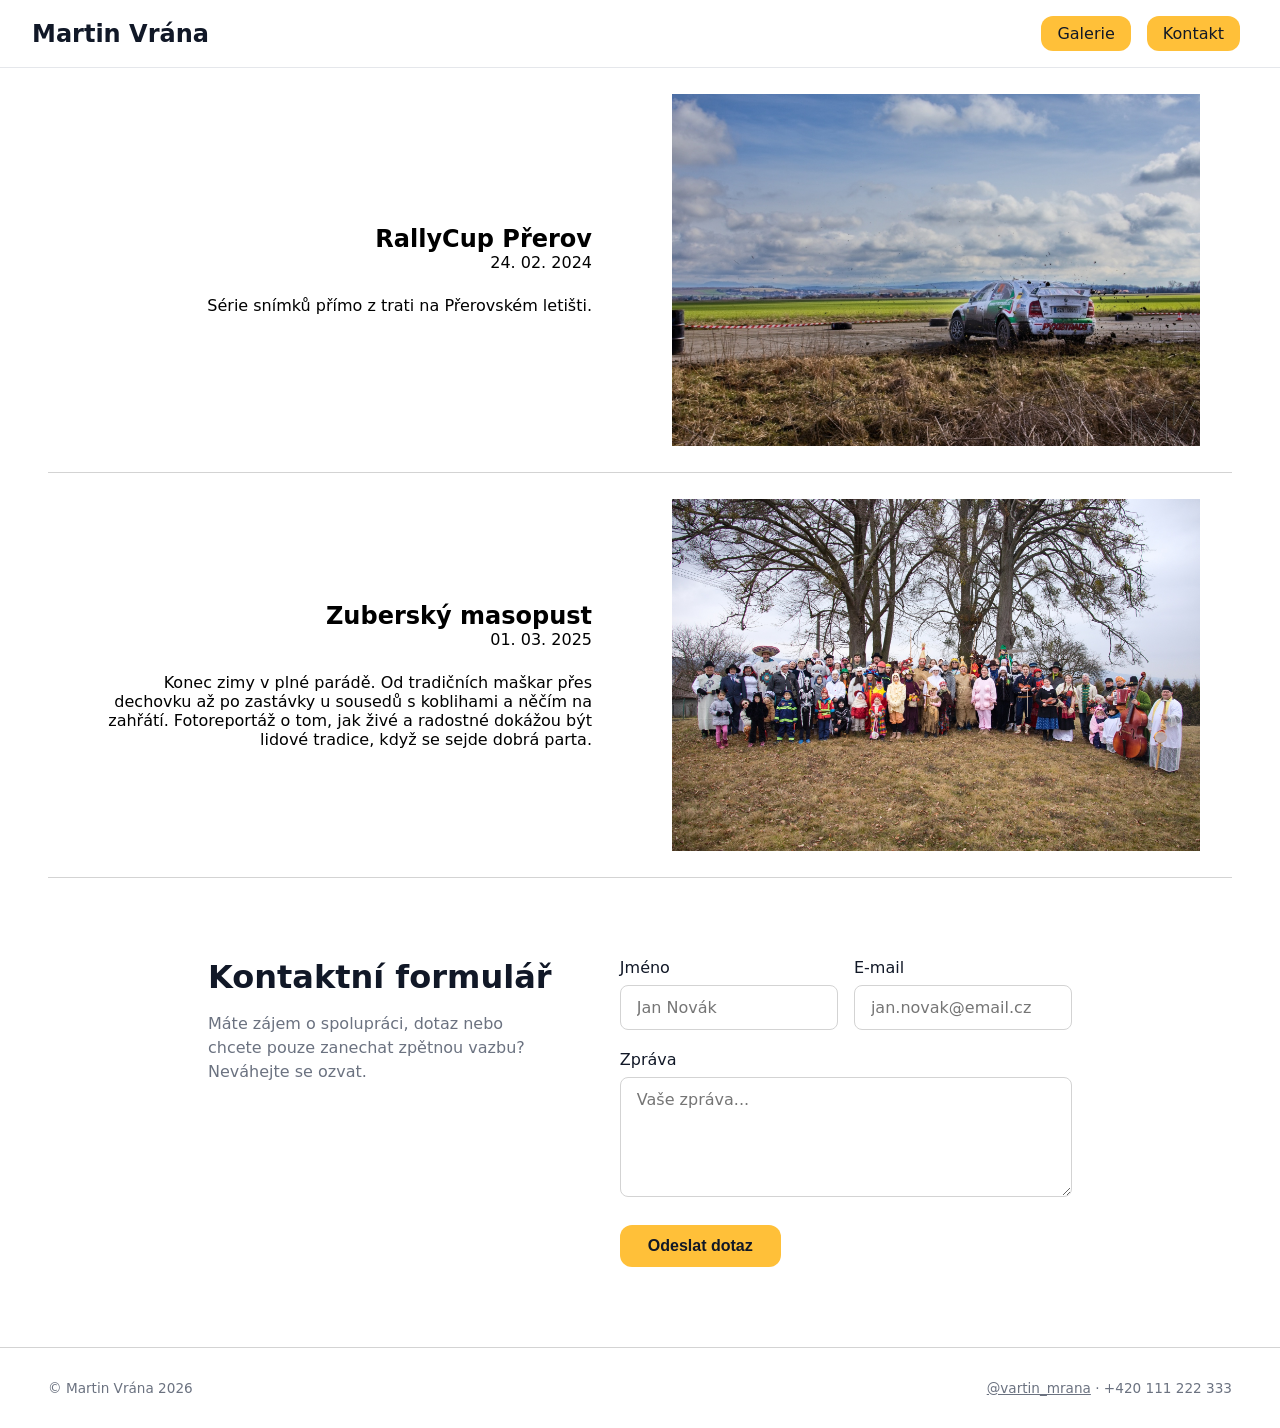
<file: index.html>
<!DOCTYPE html>
<html lang="cs">

<head>
  <meta charset="UTF-8">
  <meta name="viewport" content="width=device-width, initial-scale=1.0">
  <meta name="description" content="Portfolio fotografa Martina Vrány">
  <title>Martin Vrána | Portfolio</title>
  <link rel="stylesheet" href="css/style.css">
  <script src="js/main.js" defer></script>
</head>

<body>
  <header class="site-header">
    <h1 class="site-title"><a href="index.html" class="site-logo">Martin Vrána</a></h1>
    <nav class="nav-links" aria-label="Hlavní navigace">
      <a href="galerie.html">Galerie</a>
      <a href="#poptavka">Kontakt</a>
    </nav>
  </header>

  <main class="portfolio">
    <article class="portfolio-item">
      <div class="item-description">
        <h2>RallyCup Přerov</h2>
        <p class="date">24. 02. 2024</p>
        <p class="description">Série snímků přímo z trati na Přerovském letišti.</p>
      </div>
      <div class="image-container">
        <img src="img/Prerov/MV_PrerovRally_24.2.24_029.jpg" alt="RallyCup Přerov – závodní vůz na trati letiště">
      </div>
    </article>

    <article class="portfolio-item">
      <div class="item-description">
        <h2>Zuberský masopust</h2>
        <p class="date">01. 03. 2025</p>
        <p class="description">Konec zimy v plné parádě. Od tradičních maškar přes dechovku až po zastávky u sousedů s koblihami a něčím na zahřátí. Fotoreportáž o tom, jak živé a radostné dokážou být lidové tradice, když se sejde dobrá parta.</p>
      </div>
      <div class="image-container">
        <img src="img/Masopust/MV_MasopustZubri_1.3.2025_0004.jpg" alt="Zuberský masopust – tradiční maškarní průvod">
      </div>
    </article>
  </main>

  <section id="poptavka" class="contact-section" aria-labelledby="formTitle">
    <div class="contact-header">
      <h2 id="formTitle">Kontaktní formulář</h2>
      <p>Máte zájem o spolupráci, dotaz nebo chcete pouze zanechat zpětnou vazbu? Neváhejte se ozvat.</p>
    </div>

    <form id="contactForm" novalidate aria-labelledby="formTitle">
      <div class="form-row">
        <div class="form-group">
          <label for="name">Jméno</label>
          <input type="text" id="name" name="name" required placeholder="Jan Novák" autocomplete="name" aria-required="true">
        </div>

        <div class="form-group">
          <label for="email">E-mail</label>
          <input type="email" id="email" name="email" required placeholder="jan.novak@email.cz" autocomplete="email" aria-required="true">
        </div>
      </div>

      <div class="form-group">
        <label for="message">Zpráva</label>
        <textarea id="message" name="message" rows="4" required placeholder="Vaše zpráva..." aria-required="true"></textarea>
      </div>

      <button type="submit">Odeslat dotaz</button>

      <!-- Zpráva potvrzující odeslání či chybu -->
      <div id="formMessage" class="form-message" role="status" aria-live="polite"></div>
    </form>
  </section>

  <!-- Patička -->
  <footer>
    <span>&copy; Martin Vrána <script>document.write(new Date().getFullYear())</script></span>
    <span><a href="https://www.instagram.com/vartin_mrana/" target="_blank" rel="noopener noreferrer" aria-label="Instagram profil @vartin_mrana (otevře se v novém okně)">@vartin_mrana</a> · +420 111 222 333</span>
  </footer>
</body>

</html>
</file>
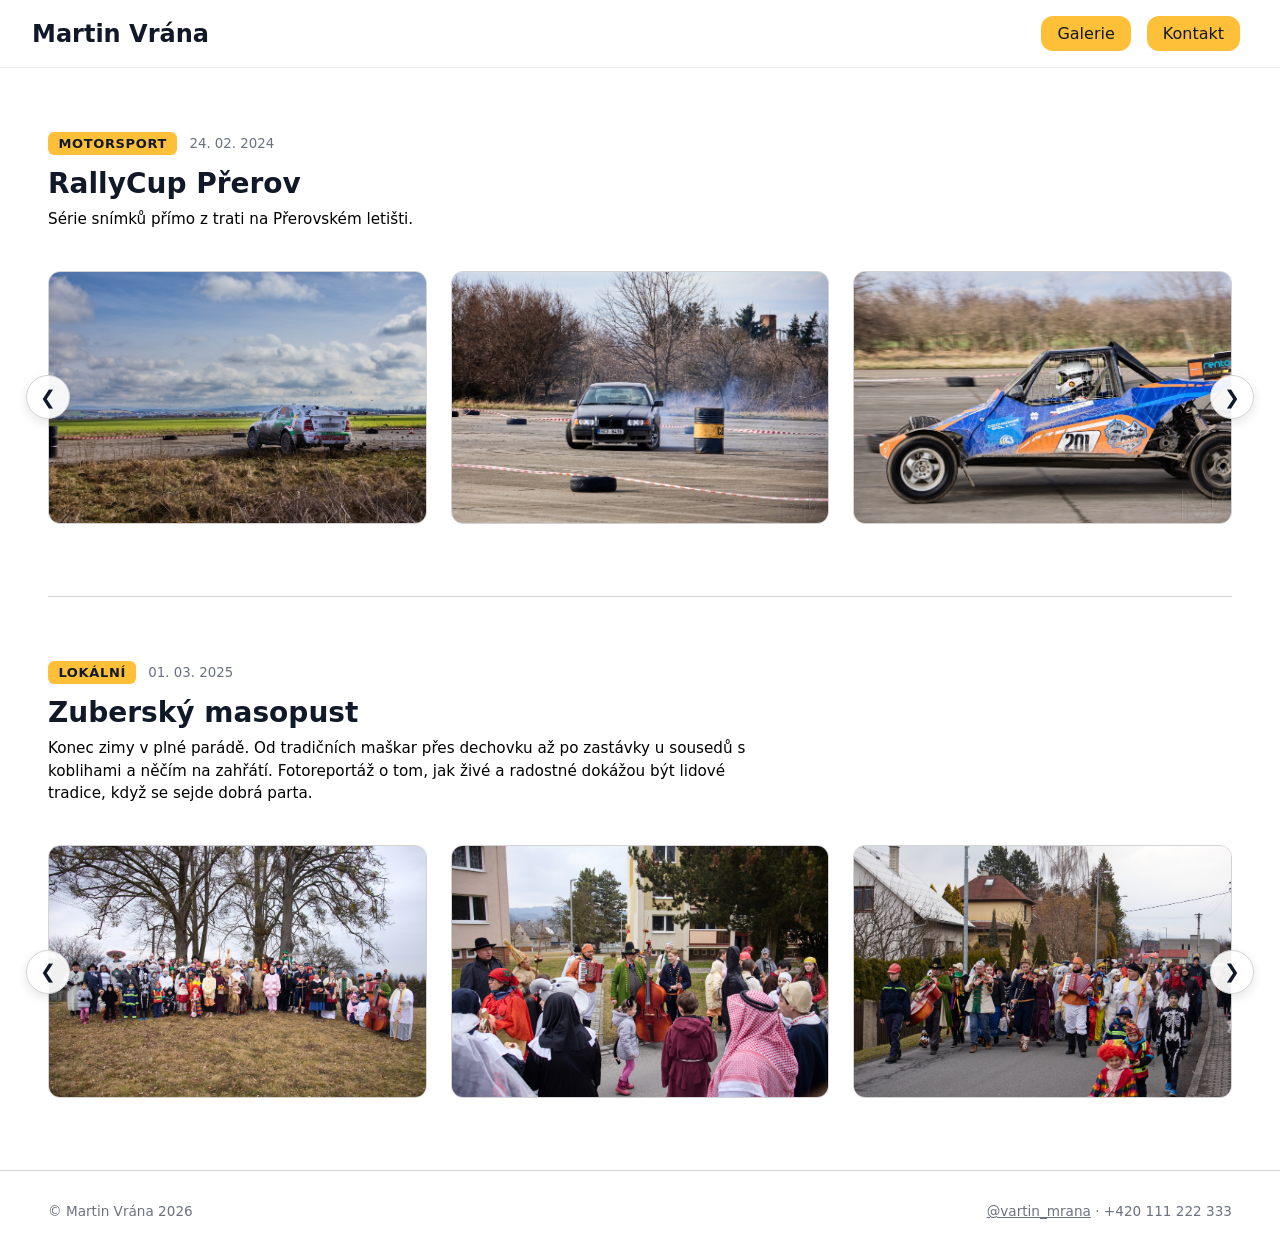
<file: galerie.html>
<!DOCTYPE html>
<html lang="cs">

<head>
  <meta charset="UTF-8">
  <meta name="viewport" content="width=device-width, initial-scale=1.0">
  <meta name="description" content="Galerie fotografických projektů Martina Vrány – rally, masopust">
  <title>Martin Vrána | Galerie</title>
  <link rel="stylesheet" href="css/style.css">
  <link rel="stylesheet" href="css/galerie.css">
  <script src="js/galerie.js" defer></script>
</head>

<body>
  <header class="site-header">
    <h1 class="site-title"><a href="index.html" class="site-logo">Martin Vrána</a></h1>
    <nav class="nav-links" aria-label="Hlavní navigace">
      <a href="galerie.html" aria-current="page">Galerie</a>
      <a href="index.html#poptavka">Kontakt</a>
    </nav>
  </header>

  <main class="gallery-container">
    <section class="gallery-project" aria-labelledby="proj1-title">
      <div class="project-header">
        <div class="project-meta">
          <span class="project-tag">Motorsport</span>
          <span class="project-date">24. 02. 2024</span>
        </div>
        <h2 id="proj1-title">RallyCup Přerov</h2>
        <p>Série snímků přímo z trati na Přerovském letišti.</p>
      </div>

      <div class="gallery-slider-container" role="region" aria-roledescription="posuvník fotografií" aria-label="Fotografie z RallyCup Přerov">
        <button class="slider-btn prev" type="button" aria-label="Předchozí snímky">&#10094;</button>
        <div class="gallery-slider" tabindex="0" aria-label="Seznam fotografií RallyCup Přerov">
          <div class="gallery-item">
            <img src="img/Prerov/MV_PrerovRally_24.2.24_029.jpg" alt="Rally Přerov - snímek 1">
          </div>
          <div class="gallery-item">
            <img src="img/Prerov/MV_PrerovRally_24.2.24_060.jpg" alt="Rally Přerov - snímek 2">
          </div>
          <div class="gallery-item">
            <img src="img/Prerov/MV_PrerovRally_24.2.24_059.jpg" alt="Rally Přerov - snímek 3">
          </div>
          <div class="gallery-item">
            <img src="img/Prerov/MV_PrerovRally_24.2.24_022.jpg" alt="Rally Přerov - snímek 4">
          </div>
          <div class="gallery-item">
            <img src="img/Prerov/MV_PrerovRally_24.2.24_049.jpg" alt="Rally Přerov - snímek 5">
          </div>
          <div class="gallery-item">
            <img src="img/Prerov/MV_PrerovRally_24.2.24_050.jpg" alt="Rally Přerov - snímek 6">
          </div>
        </div>
        <button class="slider-btn next" type="button" aria-label="Další snímky">&#10095;</button>
      </div>
    </section>

    <section class="gallery-project" aria-labelledby="proj2-title">
      <div class="project-header">
        <div class="project-meta">
          <span class="project-tag">Lokální</span>
          <span class="project-date">01. 03. 2025</span>
        </div>
        <h2 id="proj2-title">Zuberský masopust</h2>
        <p>Konec zimy v plné parádě. Od tradičních maškar přes dechovku až po zastávky u sousedů s koblihami a něčím na zahřátí. Fotoreportáž o tom, jak živé a radostné dokážou být lidové tradice, když se sejde dobrá parta.</p>
      </div>

      <div class="gallery-slider-container" role="region" aria-roledescription="posuvník fotografií" aria-label="Fotografie ze Zuberského masopustu">
        <button class="slider-btn prev" type="button" aria-label="Předchozí snímky">&#10094;</button>
        <div class="gallery-slider" tabindex="0" aria-label="Seznam fotografií Zuberský masopust">
          <div class="gallery-item">
            <img src="img/Masopust/MV_MasopustZubri_1.3.2025_0004.jpg" alt="Zuberský masopust - snímek 1">
          </div>
          <div class="gallery-item">
            <img src="img/Masopust/MV_MasopustZubri_1.3.2025_0031.jpg" alt="Zuberský masopust - snímek 2">
          </div>
          <div class="gallery-item">
            <img src="img/Masopust/MV_MasopustZubri_1.3.2025_0049.jpg" alt="Zuberský masopust - snímek 3">
          </div>
          <div class="gallery-item">
            <img src="img/Masopust/MV_MasopustZubri_1.3.2025_0057.jpg" alt="Zuberský masopust - snímek 4">
          </div>
          <div class="gallery-item">
            <img src="img/Masopust/MV_MasopustZubri_1.3.2025_0059.jpg" alt="Zuberský masopust - snímek 5">
          </div>
        </div>
        <button class="slider-btn next" type="button" aria-label="Další snímky">&#10095;</button>
      </div>
    </section>
  </main>

  <footer>
    <span>&copy; Martin Vrána
      <script>document.write(new Date().getFullYear())</script>
    </span>
    <span><a href="https://www.instagram.com/vartin_mrana/" target="_blank" rel="noopener noreferrer" aria-label="Instagram profil @vartin_mrana (otevře se v novém okně)">@vartin_mrana</a> · +420 111 222 333</span>
  </footer>
</body>

</html>
</file>
<file: css/style.css>
/* Základní reset */
* {
  box-sizing: border-box;
  margin: 0;
  padding: 0;
}

:root {
  --text-primary: #111827;
  --text-light: #eeeeee;
  --text-muted: #6b7280;
  --color-primary: #ffc039;
  --color-primary-hover: #e5ac33;
  --border-color: #d3d3d3;
}

html{
  scroll-behavior: smooth;
}

body {
  font-family: system-ui, sans-serif;
}

/* Rozvržení hlavičky */
.site-header {
  display: flex;
  flex-wrap: wrap;
  justify-content: space-between;
  align-items: center;
  padding: 1rem 2rem;
  background-color: #ffffff;
  border-bottom: 1px solid #e5e7eb;
}

/* Styl názvu webu */
.site-title {
  font-size: 1.5rem;
  font-weight: 700;
  margin: 0;
  line-height: 1;
}

.site-logo {
  font-size: 1.5rem;
  font-weight: 700;
  color: var(--text-primary);
  text-decoration: none;
}

.nav-links {
  display: flex;
  color: var(--text-primary);
  font-weight: 500;

  a {
    padding: .5em 1em;
    margin: 0 .5em;
    background-color: var(--color-primary);
    border-radius: 12px;
    color: var(--text-primary);
    text-decoration: none;
    transition: background-color 0.2s;

    &:hover {
      background-color: var(--color-primary-hover);
    }
  }
}

.portfolio {
  display: flex;
  flex-direction: column;
  padding: 0 3rem;
}

.portfolio-item {
  width: 100%;
  height: 45vh;
  display: flex;
  border-bottom: 1px solid var(--border-color);

  .item-description {
    width: 50%;
    display: flex;
    flex-direction: column;
    justify-content: center;
    padding: 1em 3em;
    text-align: right;

    .date {
      font-weight: 300;
    }

    .description {
      margin-top: 1.5em;
    }
  }

  .image-container {
    width: 50%;
    padding: 0.5rem 2rem;
    display: flex;
    justify-content: center;
    align-items: center;

    img {
      max-height: 100%;
      max-width: 100%;
    }
  }
}

.contact-section {
  display: flex;
  justify-content: space-between;
  gap: 4rem;
  max-width: 75%;
  margin: 5rem auto;
  padding: 0 3rem;
}

.contact-header {
  flex: 1;

  h2 {
    font-size: 2rem;
    color: var(--text-primary);
    margin-bottom: 1rem;
  }

  p {
    color: var(--text-muted);
    line-height: 1.5;
  }
}

.contact-section form {
  flex: 1.3;
  display: flex;
  flex-direction: column;
  gap: 1.25rem;

  .form-row {
    display: flex;
    gap: 1rem;
  }

  .form-group {
    flex: 1;
    display: flex;
    flex-direction: column;
    gap: 0.5rem;
  }

  label {
    font-weight: 500;
    color: var(--text-primary);
  }

  input,
  textarea {
    width: 100%;
    padding: 0.75rem 1rem;
    border: 1px solid var(--border-color);
    border-radius: 8px;
    font-family: inherit;
    font-size: 1rem;
    color: var(--text-primary);
    background-color: #ffffff;
    transition: border-color 0.2s, box-shadow 0.2s;

    &:focus {
      outline: none;
      border-color: var(--color-primary);
    }

    &.is-invalid {
      border-color: #ef4444;
      background-color: #fffaf0;
    }
  }

  textarea {
    resize: vertical;
    min-height: 120px;
  }

  button {
    align-self: flex-start;
    margin-top: 0.5rem;
    padding: 0.75rem 1.75rem;
    background-color: var(--color-primary);
    color: var(--text-primary);
    border: none;
    border-radius: 12px;
    font-size: 1rem;
    font-weight: 600;
    cursor: pointer;
    transition: background-color 0.2s;

    &:hover {
      background-color: var(--color-primary-hover);
    }
  }
}

.form-message {
  display: none;
  margin-top: 1.5rem;
  padding: 1rem;
  border-radius: 8px;
  background-color: #f0fdf4;
  color: #166534;
  border: 1px solid #bbf7d0;
  text-align: center;
  font-size: 0.95rem;

  &.is-visible {
    display: block;
  }

  &.is-error {
    background-color: #fef2f2;
    color: #991b1b;
    border-color: #fecaca;
  }
}

footer {
  border-top: 1px solid var(--border-color);
  padding: 2rem 3rem;
  font-size: 0.85rem;
  color: var(--text-muted);
  display: flex;
  justify-content: space-between;
  align-items: center;
  flex-wrap: wrap;
  gap: 1rem;
  a{
    color: var(--text-muted);
  }
}

/*Úzké obrazovky*/
@media (max-width: 900px) {
  .portfolio-item {
    height: auto;
    flex-direction: column;

    .item-description {
      width: 100%;
    }

    .image-container {
      width: 100%;

      img {
        max-height: 100%;
        max-width: 100%;
      }
    }
  }

  .contact-section {
    flex-direction: column;
    gap: 2.5rem;
    padding: 3rem 1.5rem;
    margin: 2rem auto;
  }
}

/*Extra úzké obrazovky*/
@media (max-width: 500px) {
  .site-header {
    flex-direction: column;
  }

  .site-logo {
    padding-bottom: 1rem;
  }

  .nav-links {
    flex-direction: column;

    a {
      margin: .2em 0;
      padding: 0.3em 1em;
    }
  }

  .portfolio-item {
    flex-direction: column-reverse;
  }

  .contact-section form .form-row {
    flex-direction: column;
  }

  .contact-section form button {
    width: 100%;
  }

  footer {
    padding: 1.5rem;
    flex-direction: column;
    text-align: center;
  }
}
</file>
<file: css/galerie.css>
.gallery-container {
  padding: 0 3rem;
  max-width: 1400px;
  margin: 0 auto;
}

.gallery-project {
  padding: 4rem 0;
  border-bottom: 1px solid var(--border-color);

  &:last-child {
    border-bottom: none;
  }
}

.project-header {
  margin-bottom: 2rem;
  max-width: 60%;

  .project-meta {
    display: flex;
    align-items: center;
    gap: 0.75rem;
    margin-bottom: 0.75rem;
  }

  .project-tag {
    font-size: small;
    font-weight: 600;
    text-transform: uppercase;
    letter-spacing: 0.05em;
    background-color: var(--color-primary);
    color: var(--text-primary);
    padding: 0.25rem 0.65rem;
    border-radius: 6px;
  }

  .project-date {
    font-size: smaller;
    color: var(--text-muted);
  }

  h2 {
    font-size: 1.75rem;
    color: var(--text-primary);
    margin-bottom: 0.5rem;
  }

  p {
    font-size: 0.95rem;
    line-height: 1.5;
  }
}

.gallery-slider-container {
  position: relative;
  display: flex;
  align-items: center;
}

.gallery-slider {
  display: flex;
  gap: 1.5rem;
  overflow-x: auto;
  scroll-snap-type: x mandatory;
  scroll-behavior: smooth;
  padding: 0.5rem 0;
  -webkit-overflow-scrolling: touch;
  scrollbar-width: none;
}

.gallery-slider::-webkit-scrollbar {
  display: none;
}

.gallery-slider .gallery-item {
  flex: 0 0 calc((100% - 3rem) / 3);
  min-width: 260px;
  scroll-snap-align: start;
}

.gallery-item {
  border-radius: 12px;
  overflow: hidden;
  border: 1px solid var(--border-color);

  img {
    width: 100%;
    height: 100%;
    aspect-ratio: 3/2;
    object-fit: cover;
    display: block;
    transition: transform 0.3s ease;
  }

  &:hover img {
    transform: scale(1.03);
  }
}

.slider-btn {
  position: absolute;
  top: 50%;
  transform: translateY(-50%);
  width: 44px;
  height: 44px;
  border-radius: 50%;
  background-color: rgba(255, 255, 255, 0.92);
  border: 1px solid var(--border-color);
  color: var(--text-primary);
  font-size: larger;
  display: flex;
  justify-content: center;
  align-items: center;
  cursor: pointer;
  z-index: 5;
  box-shadow: 0 4px 12px rgba(0, 0, 0, 0.1);
  transition: background-color 0.2s, transform 0.2s, box-shadow 0.2s;

  &:hover {
    background-color: var(--color-primary);
    transform: translateY(-50%) scale(1.2);
    box-shadow: 0 6px 16px rgba(0, 0, 0, 0.15);
  }

  &:active {
    transform: translateY(-50%) scale(0.96);
  }

  &.prev {
    left: -22px;
  }

  &.next {
    right: -22px;
  }
}

@media (max-width: 900px) {
  .project-header{
    max-width: 100%;
  }
  .gallery-container {
    padding: 0 1.5rem;
  }

  .gallery-project {
    padding: 3rem 0;
  }

  .gallery-slider .gallery-item {
    flex: 0 0 calc((100% - 1.5rem) / 2);
    min-width: 220px;
  }

  .slider-btn.prev {
    left: 8px;
  }

  .slider-btn.next {
    right: 8px;
  }
}

@media (max-width: 500px) {
  .gallery-slider .gallery-item {
    flex: 0 0 85%;
    min-width: 200px;
  }

  .slider-btn {
    width: 38px;
    height: 38px;
    font-size: larger;
  }
}
</file>
